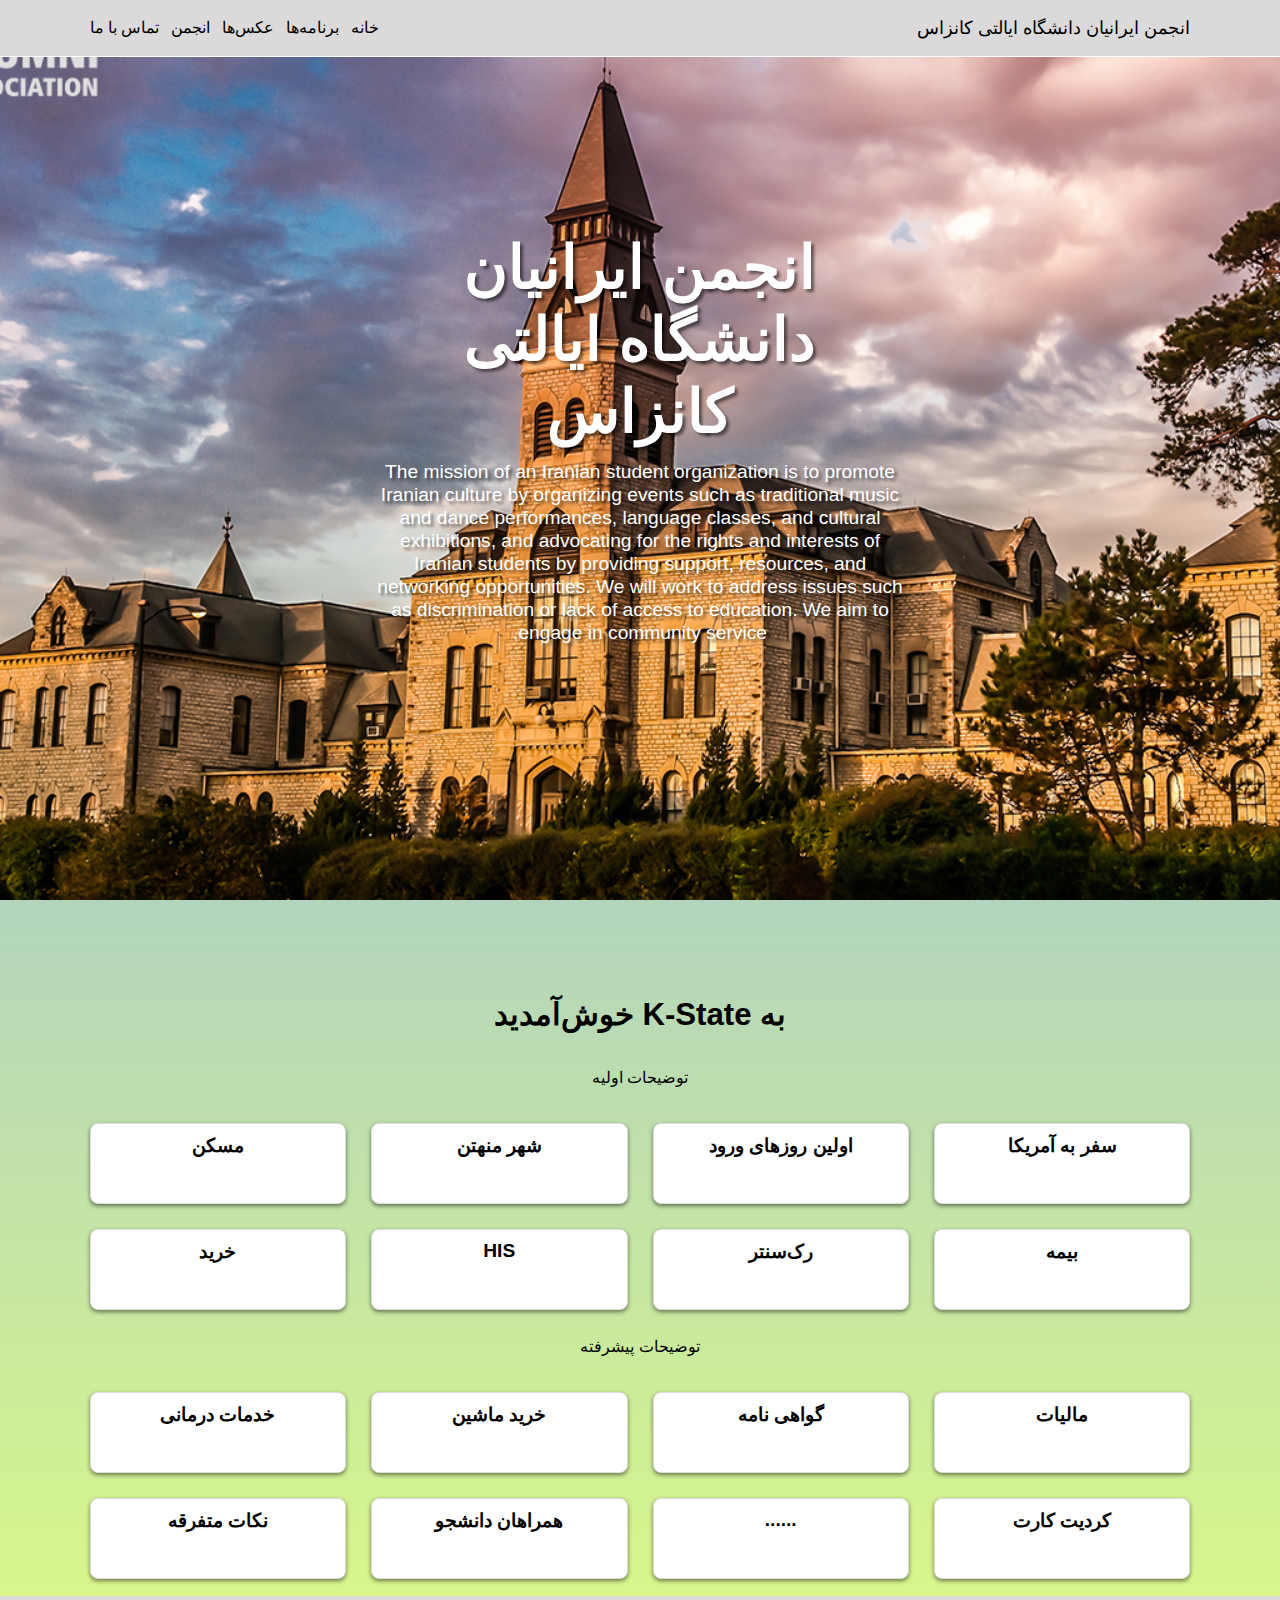
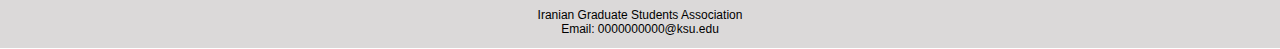
<file: index.html>
<!DOCTYPE html>
<html lang="fa" dir="rtl">
  <head>
    <meta charset="UTF-8" />
    <meta http-equiv="X-UA-Compatible" content="IE=edge" />
    <meta name="viewport" content="width=device-width, initial-scale=1.0" />
    <title>انجمن ایرانیان دانشگاه ایالتی کانزاس</title>

    <!-- Fonts -->
    <link rel="preconnect" href="https://fonts.googleapis.com">
    <link rel="preconnect" href="https://fonts.gstatic.com" crossorigin>
    <link href="https://fonts.googleapis.com/css2?family=Open+Sans:ital,wght@0,300..800;1,300..800&display=swap" rel="stylesheet">

    <!-- My Style -->
    <link rel="stylesheet" href="css/style.css" />
  </head>


  <body>

    <!-- Navbar start -->
    <nav class="navbar">
      <a href="index.html" class="navbar-logo">انجمن ایرانیان دانشگاه ایالتی کانزاس</a>
      <div id="hamburger-menu" class="hamburger-menu">
        &#9776; <!-- Hamburger icon (three horizontal lines) -->
      </div>
      <div class="navbar-nav">
        <a href="index.html">خانه</a>
        <a href="events.html">برنامه‌ها</a>
        <a href="pictures.html">عکس‌ها</a>
        <a href="team.html">انجمن</a>
        <a href="contact_us.html">تماس با ما</a>
      </div>
    </nav>
    <!-- Navbar end -->

    <!-- Home Section start -->
    <section class="hero" id="home">
      <main class="content">
        <h1>انجمن ایرانیان دانشگاه ایالتی کانزاس</h1>
        <p>
          The mission of an Iranian student organization is to promote Iranian culture by organizing events such as traditional music and dance performances, language classes, and cultural exhibitions, and advocating for the rights and interests of Iranian students by providing support, resources, and networking opportunities. We will work to address issues such as discrimination or lack of access to education. We aim to engage in community service.
        </p>
      </main>
    </section>

    <!-- Home Section end -->

    <!-- About Section start -->
    <section id="about" class="about">
      <h2>به K-State خوش‌آمدید</h2>
      <p>
          توضیحات اولیه
      </p>

      <div class="box-container">
        <div class="box"><h3><a href="travel_to_us.html">سفر به آمریکا</a></h3></div>
        <div class="box"><h3><a href="first_days.html">اولین روزهای ورود</a></h3></div>
        <div class="box"><h3><a href="manhattan.html">شهر منهتن</a></h3></div>
        <div class="box"><h3><a href="housing.html">مسکن</a></h3></div>
        <div class="box"><h3><a href="#">بیمه</a></h3></div>
        <div class="box"><h3><a href="#">رک‌سنتر</a></h3></div>
        <div class="box"><h3><a href="#">HIS</a></h3></div>
        <div class="box"><h3><a href="#">خرید</a></h3></div>
      </div>

      <br>
      <br>

      <p>
        توضیحات پیشرفته
      </p>

      <div class="box-container">
        <div class="box"><h3><a href="#">مالیات</a></h3></div>
        <div class="box"><h3><a href="#">گواهی نامه</a></h3></div>
        <div class="box"><h3><a href="#">خرید ماشین</a></h3></div>
        <div class="box"><h3><a href="#">خدمات درمانی</a></h3></div>
        <div class="box"><h3><a href="#">کردیت کارت</a></h3></div>
        <div class="box"><h3><a href="#">......</a></h3></div>
        <div class="box"><h3><a href="#">همراهان دانشجو</a></h3></div>
        <div class="box"><h3><a href="#">نکات متفرقه</a></h3></div>
      </div>

    </section>
    <!-- About Section end -->

    <!-- footer start -->
    <footer class="footer">
      <div class="credit">
        <p>Iranian Graduate Students Association</p>
        <p>Email: 0000000000@ksu.edu</p>
      </div>
    </footer>
    <!-- footer end -->

    <script src="js/script.js"></script>
    <script src="https://ajax.googleapis.com/ajax/libs/jquery/3.2.1/jquery.min.js"></script>
  </body>
</html>
</file>
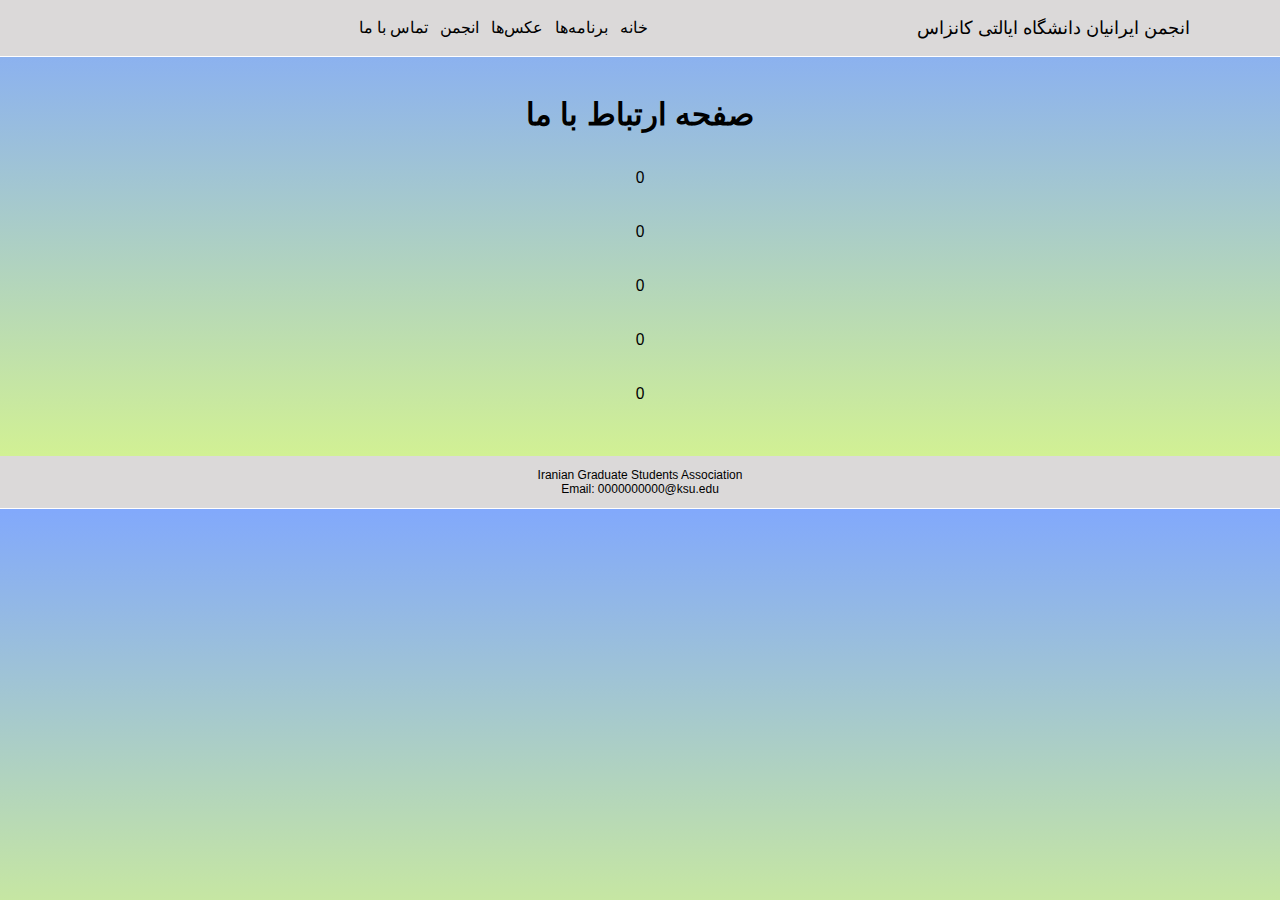
<file: contact_us.html>
<!DOCTYPE html>
<html lang="fa" dir="rtl">
  <head>
    <meta charset="UTF-8" />
    <meta http-equiv="X-UA-Compatible" content="IE=edge" />
    <meta name="viewport" content="width=device-width, initial-scale=1.0" />
    <title>انجمن ایرانیان دانشگاه ایالتی کانزاس</title>

    <!-- Fonts -->
    <link rel="preconnect" href="https://fonts.googleapis.com">
    <link rel="preconnect" href="https://fonts.gstatic.com" crossorigin>
    <link href="https://fonts.googleapis.com/css2?family=Open+Sans:ital,wght@0,300..800;1,300..800&display=swap" rel="stylesheet">

    <!-- My Style -->
    <link rel="stylesheet" href="css/style.css" />
  </head>


  <body>

    <!-- Navbar start -->
    <nav class="navbar">
      <a href="index.html" class="navbar-logo">انجمن ایرانیان دانشگاه ایالتی کانزاس</a>
      <div id="hamburger-menu" class="hamburger-menu">
        &#9776; <!-- Hamburger icon (three horizontal lines) -->
      </div>
      <div class="navbar-nav">
        <a href="index.html">خانه</a>
        <a href="events.html">برنامه‌ها</a>
        <a href="pictures.html">عکس‌ها</a>
        <a href="team.html">انجمن</a>
        <a href="contact_us.html">تماس با ما</a>
      </div>

      <div class="navbar-extra">
        <a href="#" id="hamburger-menu"><i data-feather="menu"></i></a>
      </div>
    </nav>
    <!-- Navbar end -->

    <!-- About Section start -->
    <section id="about" class="about">
      <h2>صفحه ارتباط با ما</h2>
      <p>0</p>
      <p>0</p>
      <p>0</p>
      <p>0</p>
      <p>0</p>
      <p></p>
      <p></p>
      <p></p>
      <p></p>
    </section>
    <!-- About Section end -->

    <!-- footer start -->
    <footer class="footer">
      <div class="credit">
        <p>Iranian Graduate Students Association</p>
        <p>Email: 0000000000@ksu.edu</p>
      </div>
    </footer>
    <!-- footer end -->

    <script src="js/script.js"></script>
    <script src="https://ajax.googleapis.com/ajax/libs/jquery/3.2.1/jquery.min.js"></script>
  </body>
</html>
</file>
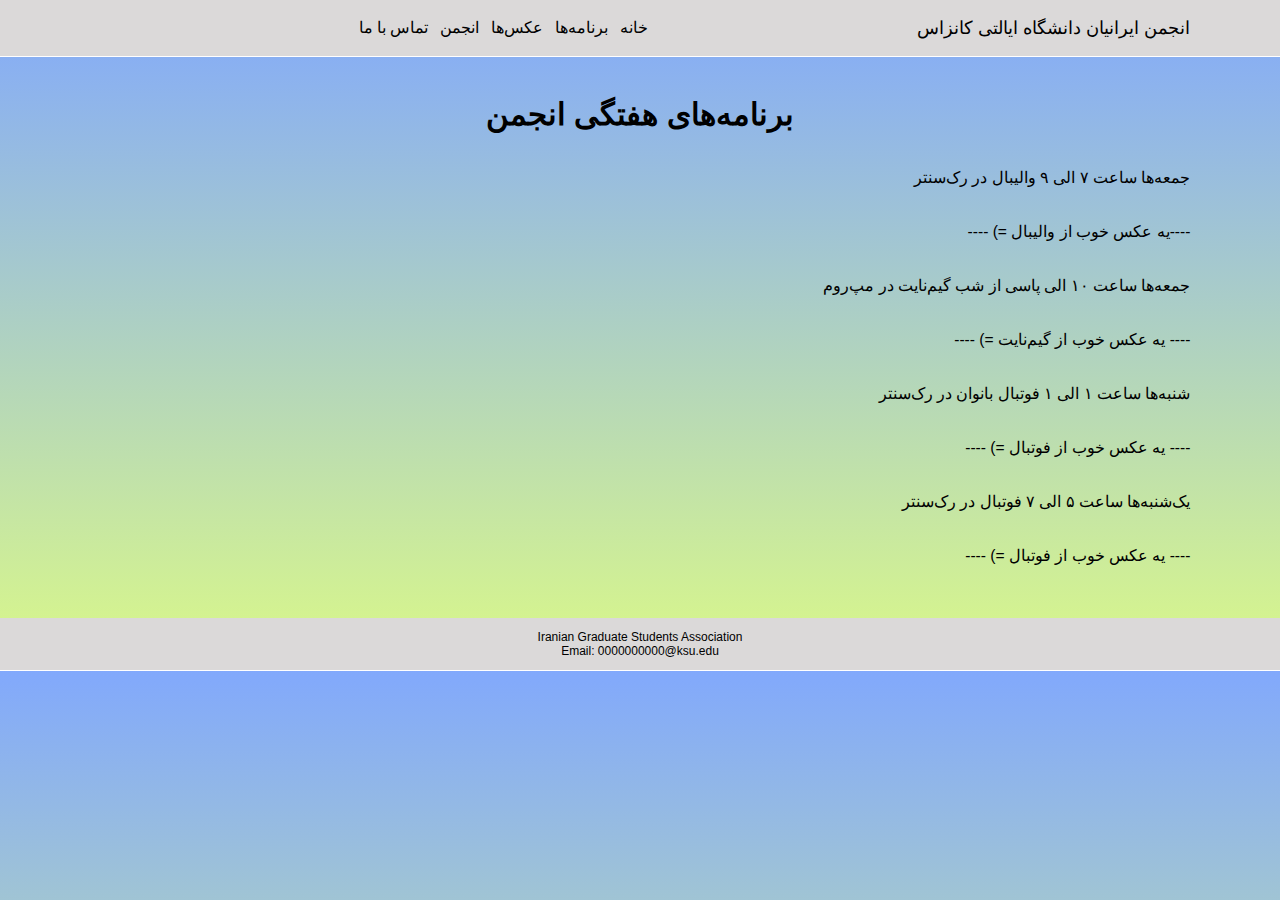
<file: events.html>
<!DOCTYPE html>
<html lang="fa" dir="rtl">
  <head>
    <meta charset="UTF-8" />
    <meta http-equiv="X-UA-Compatible" content="IE=edge" />
    <meta name="viewport" content="width=device-width, initial-scale=1.0" />
    <title>انجمن ایرانیان دانشگاه ایالتی کانزاس</title>

    <!-- Fonts -->
    <link rel="preconnect" href="https://fonts.googleapis.com">
    <link rel="preconnect" href="https://fonts.gstatic.com" crossorigin>
    <link href="https://fonts.googleapis.com/css2?family=Open+Sans:ital,wght@0,300..800;1,300..800&display=swap" rel="stylesheet">

    <!-- My Style -->
    <link rel="stylesheet" href="css/style.css" />
  </head>


  <body>

    <!-- Navbar start -->
    <nav class="navbar">
      <a href="index.html" class="navbar-logo">انجمن ایرانیان دانشگاه ایالتی کانزاس</a>
      <div id="hamburger-menu" class="hamburger-menu">
        &#9776; <!-- Hamburger icon (three horizontal lines) -->
      </div>
      <div class="navbar-nav">
        <a href="index.html">خانه</a>
        <a href="events.html">برنامه‌ها</a>
        <a href="pictures.html">عکس‌ها</a>
        <a href="team.html">انجمن</a>
        <a href="contact_us.html">تماس با ما</a>
      </div>

      <div class="navbar-extra">
        <a href="#" id="hamburger-menu"><i data-feather="menu"></i></a>
      </div>
    </nav>
    <!-- Navbar end -->

    <!-- About Section start -->
    <section id="tozihat" class="tozihat">
      <h2>برنامه‌های هفتگی انجمن</h2>
      <p>جمعه‌ها ساعت ۷ الی ۹ والیبال در رک‌سنتر</p>
      <p>----یه عکس خوب از والیبال =) ----</p>
      <p></p>
      <p>جمعه‌ها ساعت ۱۰ الی پاسی از شب گیم‌نایت در مپ‌روم</p>
      <p>---- یه عکس خوب از گیم‌نایت =) ----</p>
      <p></p>
      <p>شنبه‌ها ساعت ۱ الی ۱ فوتبال بانوان در رک‌سنتر</p>
      <p>---- یه عکس خوب از فوتبال =) ----</p>
      <p></p>
      <p>یک‌شنبه‌ها ساعت ۵ الی ۷ فوتبال در رک‌سنتر</p>
      <p>---- یه عکس خوب از فوتبال =) ----</p>
      <p></p>
    </section>
    <!-- About Section end -->

    <!-- footer start -->
    <footer class="footer">
      <div class="credit">
        <p>Iranian Graduate Students Association</p>
        <p>Email: 0000000000@ksu.edu</p>
      </div>
    </footer>
    <!-- footer end -->

    <script src="js/script.js"></script>
    <script src="https://ajax.googleapis.com/ajax/libs/jquery/3.2.1/jquery.min.js"></script>
  </body>
</html>
</file>
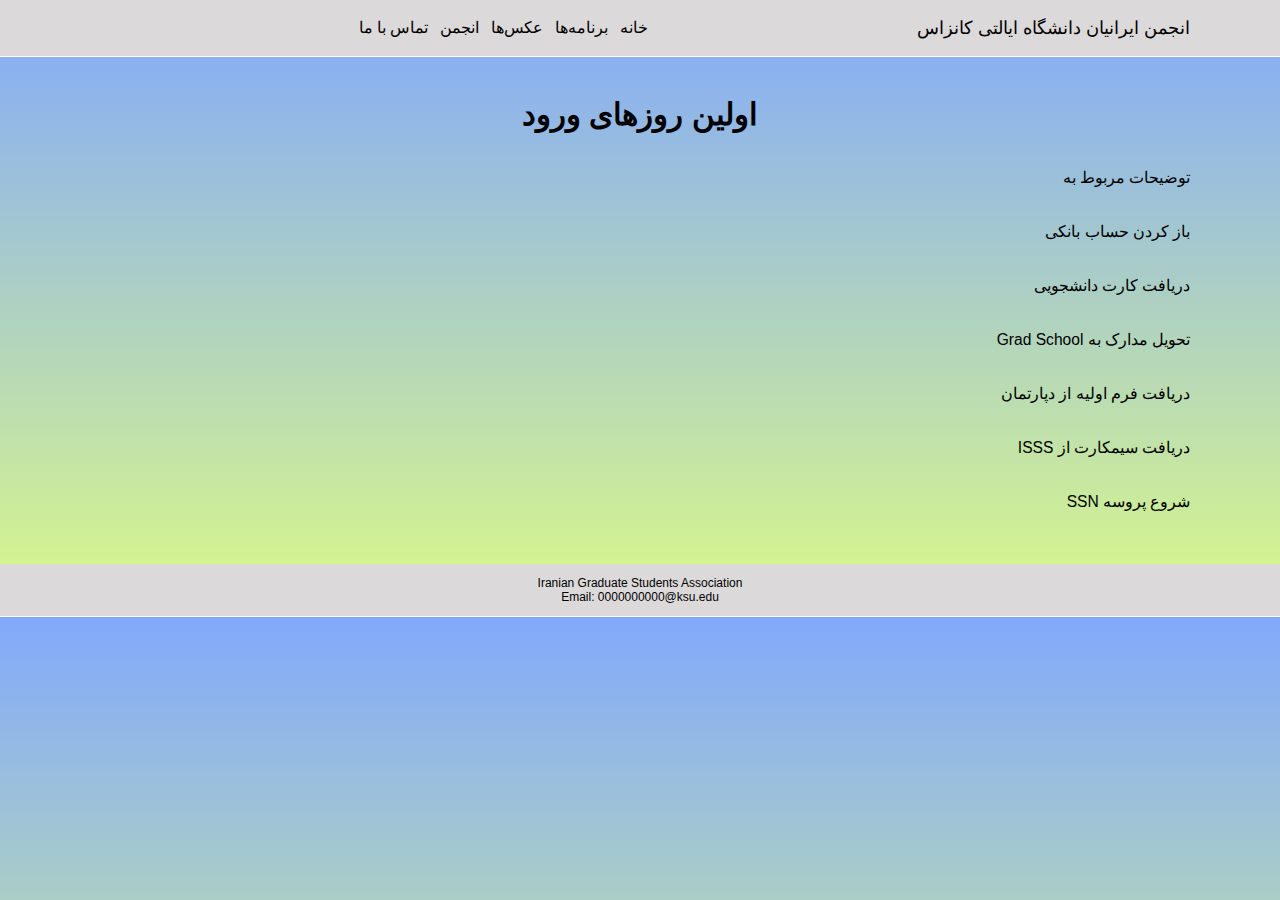
<file: first_days.html>
<!DOCTYPE html>
<html lang="fa" dir="rtl">
  <head>
    <meta charset="UTF-8" />
    <meta http-equiv="X-UA-Compatible" content="IE=edge" />
    <meta name="viewport" content="width=device-width, initial-scale=1.0" />
    <title>انجمن ایرانیان دانشگاه ایالتی کانزاس</title>

    <!-- Fonts -->
    <link rel="preconnect" href="https://fonts.googleapis.com">
    <link rel="preconnect" href="https://fonts.gstatic.com" crossorigin>
    <link href="https://fonts.googleapis.com/css2?family=Open+Sans:ital,wght@0,300..800;1,300..800&display=swap" rel="stylesheet">

    <!-- My Style -->
    <link rel="stylesheet" href="css/style.css" />
  </head>


  <body>

    <!-- Navbar start -->
    <nav class="navbar">
      <a href="index.html" class="navbar-logo">انجمن ایرانیان دانشگاه ایالتی کانزاس</a>
      <div id="hamburger-menu" class="hamburger-menu">
        &#9776; <!-- Hamburger icon (three horizontal lines) -->
      </div>
      <div class="navbar-nav">
        <a href="index.html">خانه</a>
        <a href="events.html">برنامه‌ها</a>
        <a href="pictures.html">عکس‌ها</a>
        <a href="team.html">انجمن</a>
        <a href="contact_us.html">تماس با ما</a>
      </div>

      <div class="navbar-extra">
        <a href="#" id="hamburger-menu"><i data-feather="menu"></i></a>
      </div>
    </nav>
    <!-- Navbar end -->

    <!-- About Section start -->
    <section id="tozihat" class="tozihat">
      <h2>اولین روزهای ورود</h2>
      <p>توضیحات مربوط به</p>
      <p>باز کردن حساب بانکی</p>
      <p>دریافت کارت دانشجویی</p>
      <p>تحویل مدارک به Grad School</p>
      <p>دریافت فرم اولیه از دپارتمان</p>
      <p>دریافت سیمکارت از ISSS</p>
      <p>شروع پروسه SSN</p>
      <p></p>
      <p></p>

    </section>
    <!-- About Section end -->

    <!-- footer start -->
    <footer class="footer">
      <div class="credit">
        <p>Iranian Graduate Students Association</p>
        <p>Email: 0000000000@ksu.edu</p>
      </div>
    </footer>
    <!-- footer end -->

    <script src="js/script.js"></script>
    <script src="https://ajax.googleapis.com/ajax/libs/jquery/3.2.1/jquery.min.js"></script>
  </body>
</html>
</file>
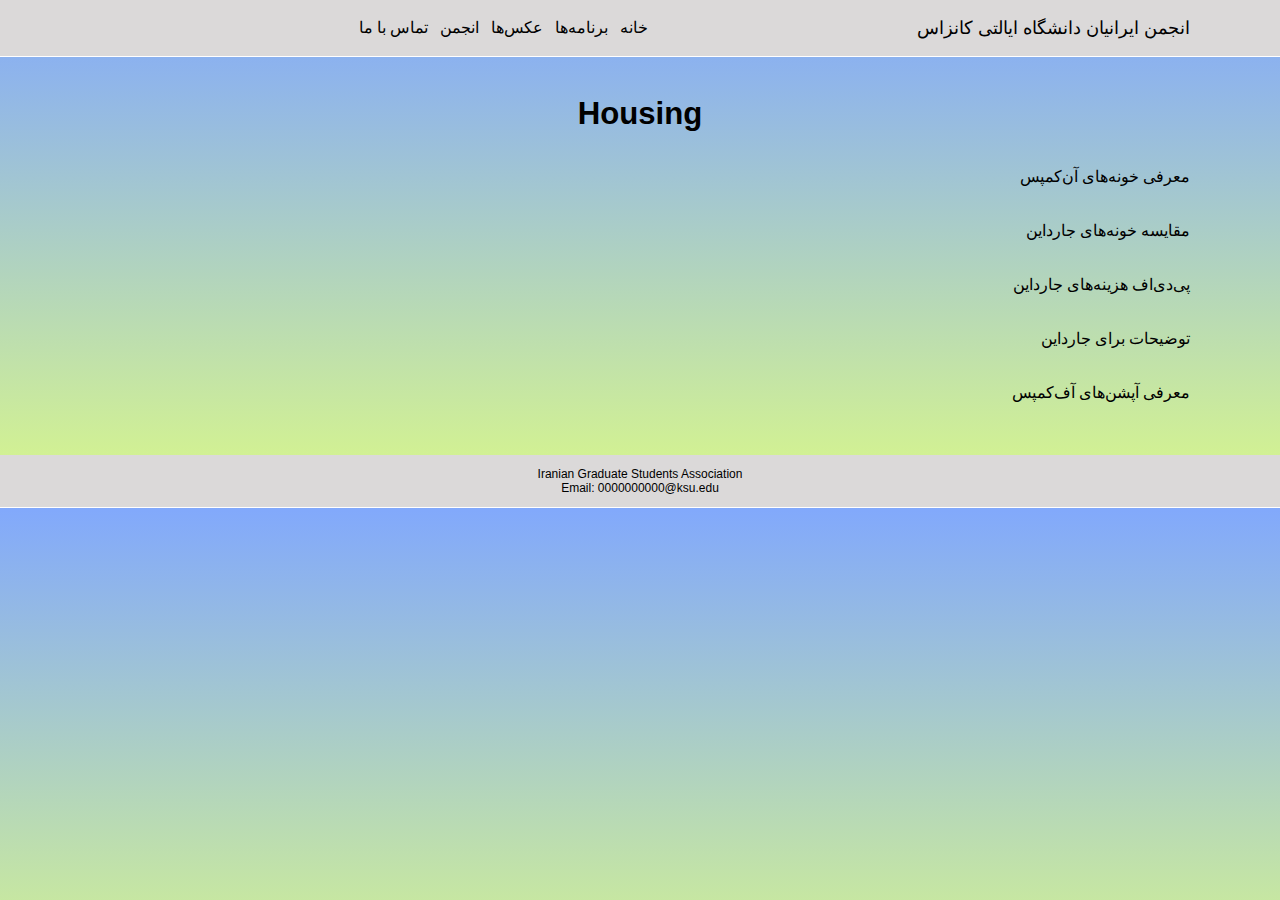
<file: housing.html>
<!DOCTYPE html>
<html lang="fa" dir="rtl">
  <head>
    <meta charset="UTF-8" />
    <meta http-equiv="X-UA-Compatible" content="IE=edge" />
    <meta name="viewport" content="width=device-width, initial-scale=1.0" />
    <title>انجمن ایرانیان دانشگاه ایالتی کانزاس</title>

    <!-- Fonts -->
    <link rel="preconnect" href="https://fonts.googleapis.com">
    <link rel="preconnect" href="https://fonts.gstatic.com" crossorigin>
    <link href="https://fonts.googleapis.com/css2?family=Open+Sans:ital,wght@0,300..800;1,300..800&display=swap" rel="stylesheet">

    <!-- My Style -->
    <link rel="stylesheet" href="css/style.css" />
  </head>


  <body>

    <!-- Navbar start -->
    <nav class="navbar">
      <a href="index.html" class="navbar-logo">انجمن ایرانیان دانشگاه ایالتی کانزاس</a>
      <div id="hamburger-menu" class="hamburger-menu">
        &#9776; <!-- Hamburger icon (three horizontal lines) -->
      </div>
      <div class="navbar-nav">
        <a href="index.html">خانه</a>
        <a href="events.html">برنامه‌ها</a>
        <a href="pictures.html">عکس‌ها</a>
        <a href="team.html">انجمن</a>
        <a href="contact_us.html">تماس با ما</a>
      </div>

      <div class="navbar-extra">
        <a href="#" id="hamburger-menu"><i data-feather="menu"></i></a>
      </div>
    </nav>
    <!-- Navbar end -->

    <!-- About Section start -->
    <section id="tozihat" class="tozihat">
      <h2>Housing</h2>
      <p>معرفی  خونه‌های آن‌کمپس</p>
      <p>مقایسه خونه‌های جارداین</p>
      <p>پی‌دی‌اف هزینه‌های جارداین</p>
      <p>توضیحات برای جارداین</p>
      <p>معرفی آپشن‌های آف‌کمپس</p>
      <p></p>
      <p></p>

    </section>
    <!-- About Section end -->

    <!-- footer start -->
    <footer class="footer">
      <div class="credit">
        <p>Iranian Graduate Students Association</p>
        <p>Email: 0000000000@ksu.edu</p>
      </div>
    </footer>
    <!-- footer end -->

    <script src="js/script.js"></script>
    <script src="https://ajax.googleapis.com/ajax/libs/jquery/3.2.1/jquery.min.js"></script>
  </body>
</html>
</file>
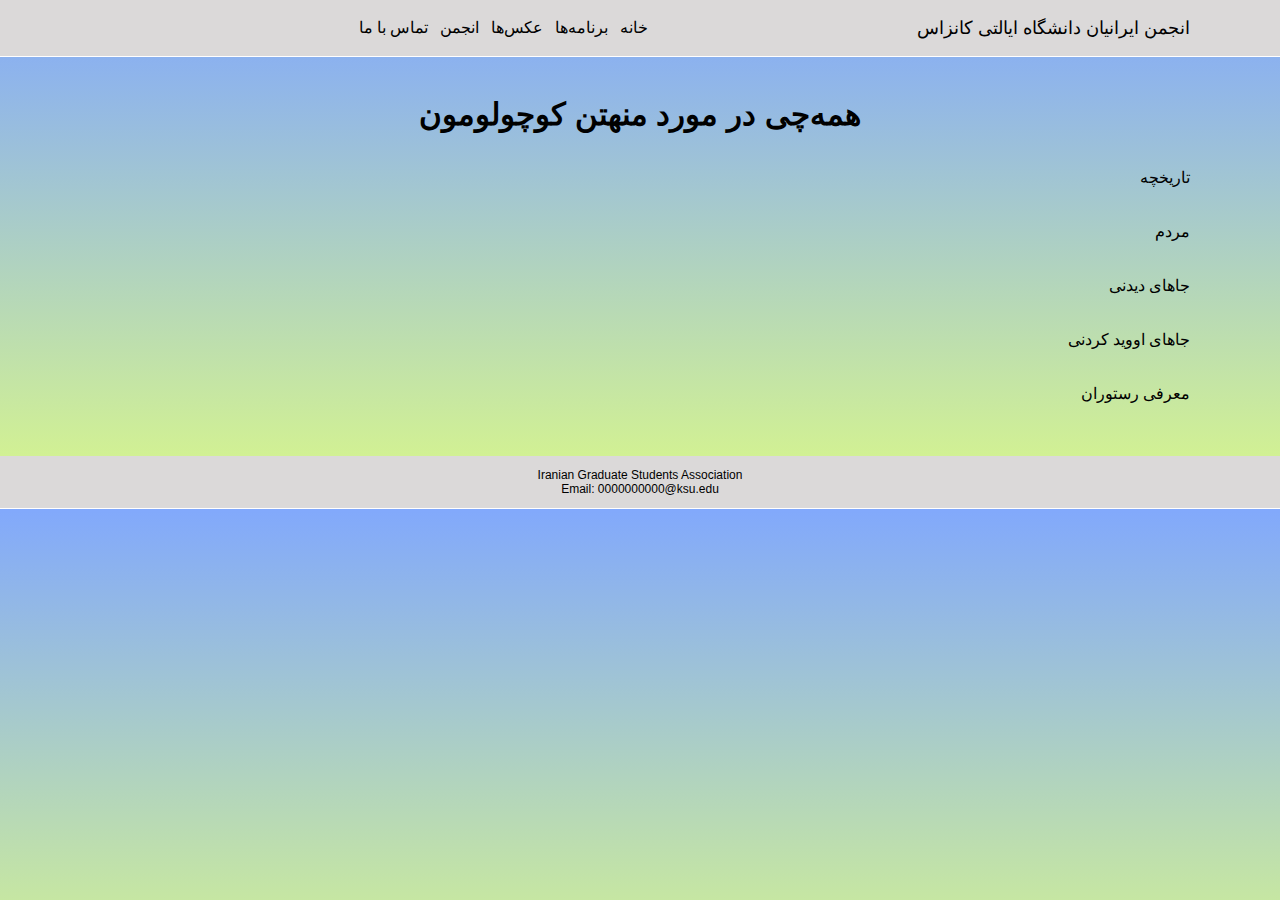
<file: manhattan.html>
<!DOCTYPE html>
<html lang="fa" dir="rtl">
  <head>
    <meta charset="UTF-8" />
    <meta http-equiv="X-UA-Compatible" content="IE=edge" />
    <meta name="viewport" content="width=device-width, initial-scale=1.0" />
    <title>انجمن ایرانیان دانشگاه ایالتی کانزاس</title>

    <!-- Fonts -->
    <link rel="preconnect" href="https://fonts.googleapis.com">
    <link rel="preconnect" href="https://fonts.gstatic.com" crossorigin>
    <link href="https://fonts.googleapis.com/css2?family=Open+Sans:ital,wght@0,300..800;1,300..800&display=swap" rel="stylesheet">

    <!-- My Style -->
    <link rel="stylesheet" href="css/style.css" />
  </head>


  <body>

    <!-- Navbar start -->
    <nav class="navbar">
      <a href="index.html" class="navbar-logo">انجمن ایرانیان دانشگاه ایالتی کانزاس</a>
      <div id="hamburger-menu" class="hamburger-menu">
        &#9776; <!-- Hamburger icon (three horizontal lines) -->
      </div>
      <div class="navbar-nav">
        <a href="index.html">خانه</a>
        <a href="events.html">برنامه‌ها</a>
        <a href="pictures.html">عکس‌ها</a>
        <a href="team.html">انجمن</a>
        <a href="contact_us.html">تماس با ما</a>
      </div>

      <div class="navbar-extra">
        <a href="#" id="hamburger-menu"><i data-feather="menu"></i></a>
      </div>
    </nav>
    <!-- Navbar end -->

    <!-- About Section start -->
    <section id="tozihat" class="tozihat">
      <h2>همه‌چی در مورد منهتن کوچولومون</h2>
      <p>تاریخچه</p>
      <p>مردم</p>
      <p>جاهای دیدنی</p>
      <p>جاهای اووید کردنی</p>
      <p>معرفی رستوران</p>
      <p></p>
      <p></p>

    </section>
    <!-- About Section end -->

    <!-- footer start -->
    <footer class="footer">
      <div class="credit">
        <p>Iranian Graduate Students Association</p>
        <p>Email: 0000000000@ksu.edu</p>
      </div>
    </footer>
    <!-- footer end -->

    <script src="js/script.js"></script>
    <script src="https://ajax.googleapis.com/ajax/libs/jquery/3.2.1/jquery.min.js"></script>
  </body>
</html>
</file>
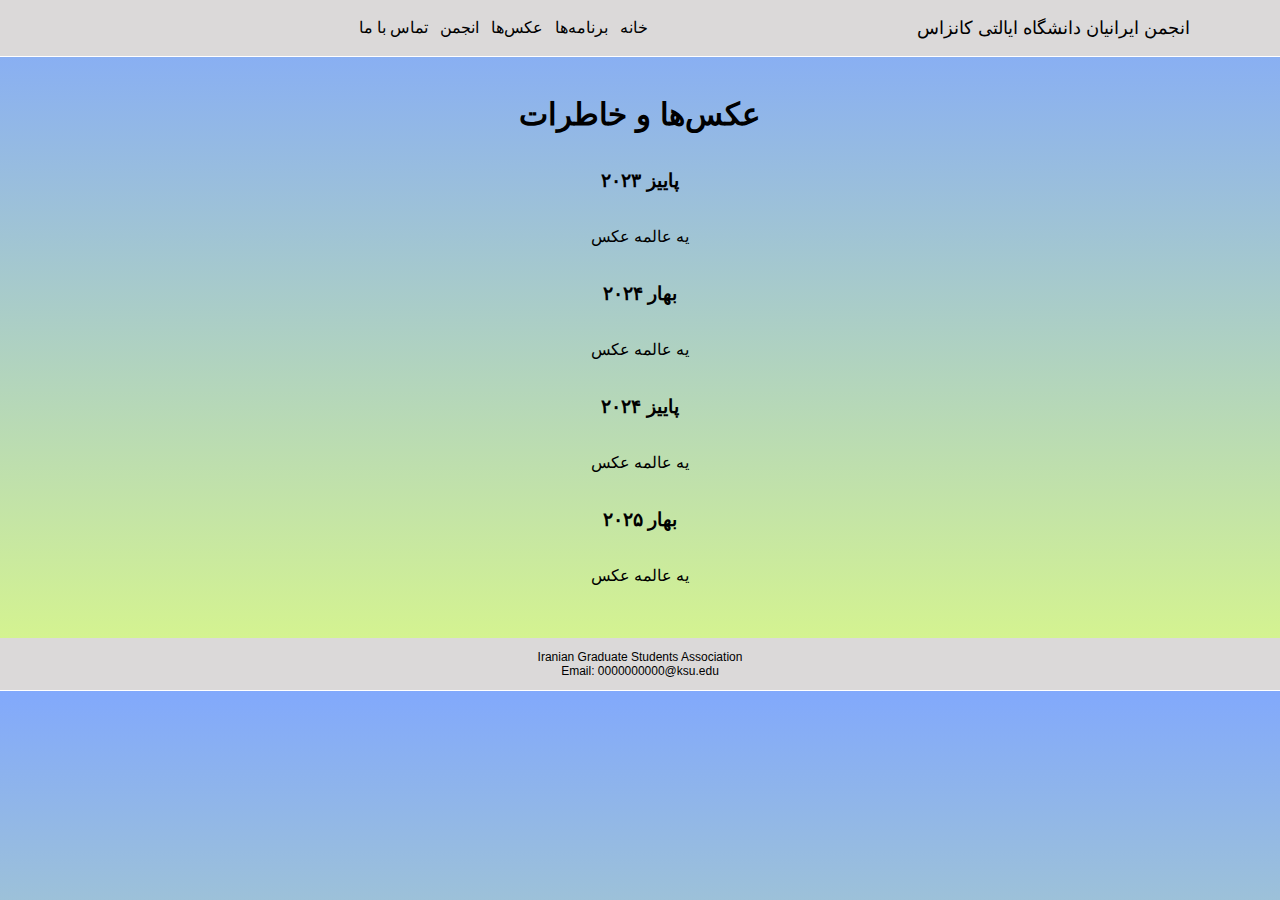
<file: pictures.html>
<!DOCTYPE html>
<html lang="fa" dir="rtl">
  <head>
    <meta charset="UTF-8" />
    <meta http-equiv="X-UA-Compatible" content="IE=edge" />
    <meta name="viewport" content="width=device-width, initial-scale=1.0" />
    <title>انجمن ایرانیان دانشگاه ایالتی کانزاس</title>

    <!-- Fonts -->
    <link rel="preconnect" href="https://fonts.googleapis.com">
    <link rel="preconnect" href="https://fonts.gstatic.com" crossorigin>
    <link href="https://fonts.googleapis.com/css2?family=Open+Sans:ital,wght@0,300..800;1,300..800&display=swap" rel="stylesheet">

    <!-- My Style -->
    <link rel="stylesheet" href="css/style.css" />
  </head>


  <body>

    <!-- Navbar start -->
    <nav class="navbar">
      <a href="index.html" class="navbar-logo">انجمن ایرانیان دانشگاه ایالتی کانزاس</a>
      <div id="hamburger-menu" class="hamburger-menu">
        &#9776; <!-- Hamburger icon (three horizontal lines) -->
      </div>
      <div class="navbar-nav">
        <a href="index.html">خانه</a>
        <a href="events.html">برنامه‌ها</a>
        <a href="pictures.html">عکس‌ها</a>
        <a href="team.html">انجمن</a>
        <a href="contact_us.html">تماس با ما</a>
      </div>

      <div class="navbar-extra">
        <a href="#" id="hamburger-menu"><i data-feather="menu"></i></a>
      </div>
    </nav>
    <!-- Navbar end -->

    <!-- About Section start -->
    <section id="about" class="about">
      <h2>عکس‌ها و خاطرات</h2>
      <p></p>
      <h3>پاییز ۲۰۲۳</h3>
      <p>یه عالمه عکس</p>
      <p></p>
      <h3>بهار ۲۰۲۴</h3>
      <p>یه عالمه عکس</p>
      <p></p>
      <h3>پاییز ۲۰۲۴</h3>
      <p>یه عالمه عکس</p>
      <p></p>
      <h3>بهار ۲۰۲۵</h3>
      <p>یه عالمه عکس</p>
      <p></p>
    </section>
    <!-- About Section end -->

    <!-- footer start -->
    <footer class="footer">
      <div class="credit">
        <p>Iranian Graduate Students Association</p>
        <p>Email: 0000000000@ksu.edu</p>
      </div>
    </footer>
    <!-- footer end -->

    <script src="js/script.js"></script>
    <script src="https://ajax.googleapis.com/ajax/libs/jquery/3.2.1/jquery.min.js"></script>
  </body>
</html>
</file>
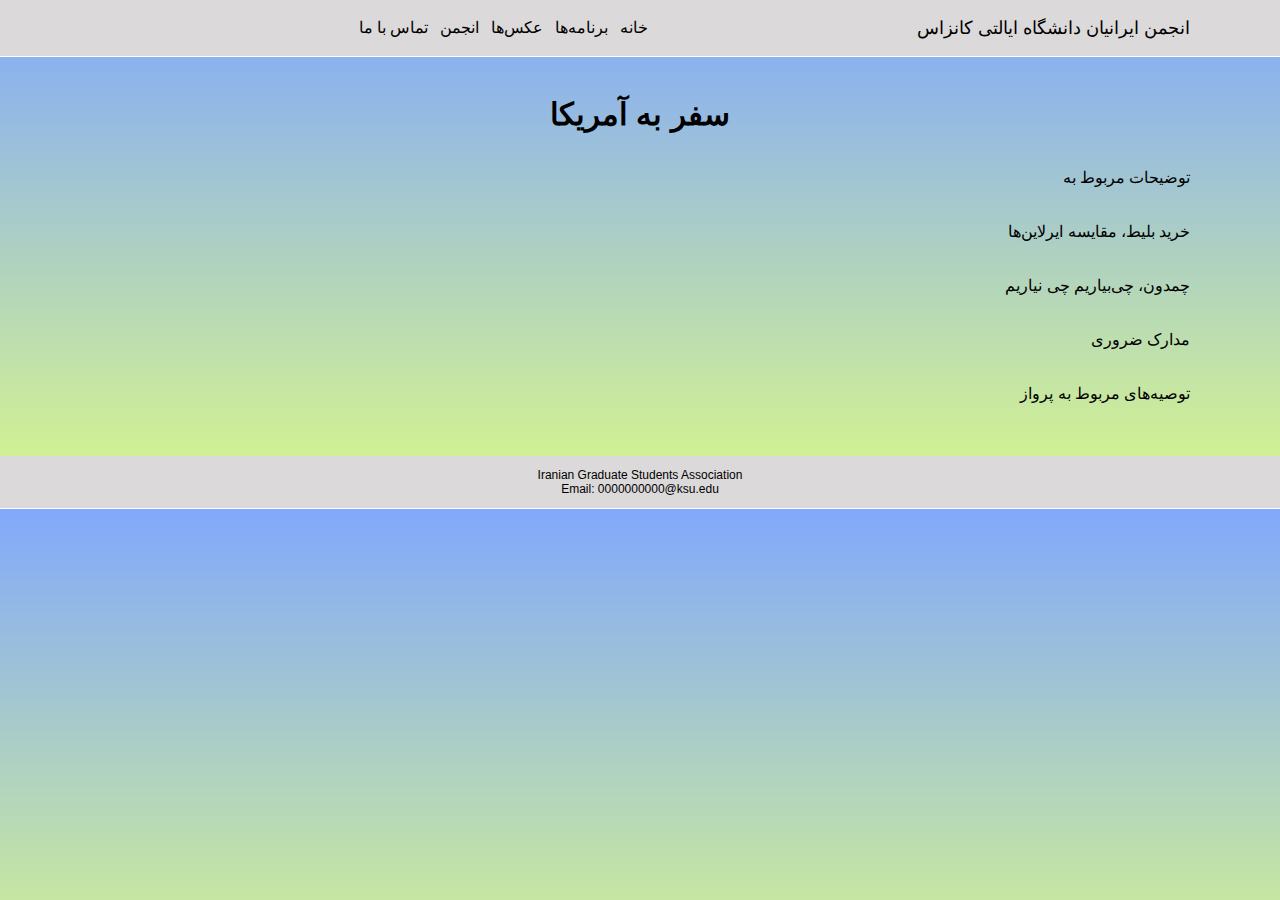
<file: travel_to_us.html>
<!DOCTYPE html>
<html lang="fa" dir="rtl">
  <head>
    <meta charset="UTF-8" />
    <meta http-equiv="X-UA-Compatible" content="IE=edge" />
    <meta name="viewport" content="width=device-width, initial-scale=1.0" />
    <title>انجمن ایرانیان دانشگاه ایالتی کانزاس</title>

    <!-- Fonts -->
    <link rel="preconnect" href="https://fonts.googleapis.com">
    <link rel="preconnect" href="https://fonts.gstatic.com" crossorigin>
    <link href="https://fonts.googleapis.com/css2?family=Open+Sans:ital,wght@0,300..800;1,300..800&display=swap" rel="stylesheet">

    <!-- My Style -->
    <link rel="stylesheet" href="css/style.css" />
  </head>


  <body>

    <!-- Navbar start -->
    <nav class="navbar">
      <a href="index.html" class="navbar-logo">انجمن ایرانیان دانشگاه ایالتی کانزاس</a>
      <div id="hamburger-menu" class="hamburger-menu">
        &#9776; <!-- Hamburger icon (three horizontal lines) -->
      </div>
      <div class="navbar-nav">
        <a href="index.html">خانه</a>
        <a href="events.html">برنامه‌ها</a>
        <a href="pictures.html">عکس‌ها</a>
        <a href="team.html">انجمن</a>
        <a href="contact_us.html">تماس با ما</a>
      </div>

      <div class="navbar-extra">
        <a href="#" id="hamburger-menu"><i data-feather="menu"></i></a>
      </div>
    </nav>
    <!-- Navbar end -->

    <!-- About Section start -->
    <section id="tozihat" class="tozihat">
      <h2>سفر به آمریکا</h2>
      <p>توضیحات مربوط به</p>
      <p>خرید بلیط، مقایسه ایرلاین‌ها</p>
      <p>چمدون، چی‌بیاریم چی نیاریم</p>
      <p>مدارک ضروری</p>
      <p>توصیه‌های مربوط به پرواز</p>
      <p></p>
      <p></p>

    </section>
    <!-- About Section end -->

    <!-- footer start -->
    <footer class="footer">
      <div class="credit">
        <p>Iranian Graduate Students Association</p>
        <p>Email: 0000000000@ksu.edu</p>
      </div>
    </footer>
    <!-- footer end -->

    <script src="js/script.js"></script>
    <script src="https://ajax.googleapis.com/ajax/libs/jquery/3.2.1/jquery.min.js"></script>
  </body>
</html>
</file>
<file: css/style.css>
:root {
  --primary: #7f867f;
  /* --bg: #af9999; */
  background-image: linear-gradient(
    rgba(5, 83, 249, 0.5),
    rgba(183, 243, 17, 0.5)
  );
  /* --bg: linear-gradient(rgba(0, 0, 0, 0.5), rgba(0, 0, 0, 0.5)), url(""); */
}

* {
  margin: 0;
  padding: 0;
  box-sizing: border-box;
  outline: none;
  border: none;
  text-decoration: none;
}

html {
  scroll-behavior: smooth;
}

body {
  font-family: "Poppins", sans-serif;
  background-color: var(--bg);
  color: black;
  /* min-height: 3000px; */
}

/* Navbar */
.navbar {
  display: flex;
  justify-content: space-between;
  align-items: center;
  padding: 1.4rem 7%;
  background-color: rgb(219, 217, 217);
  border-bottom: 1px solid #ffffff;
  position: fixed;
  top: 0;
  left: 0;
  right: 0;
  z-index: 9999;
}

/* Navbar Logo */
.navbar .navbar-logo {
  font-size: 1.5rem;
  font-weight: 500;
  color: black;
}

/* Navbar Links */
.navbar .navbar-nav {
  display: flex;
  gap: 1rem;
}

.navbar .navbar-nav a {
  color: black;
  font-size: 1.3rem;
  text-decoration: none;
}

.navbar .navbar-nav a:hover {
  color: var(--primary);
}

/* Hamburger Menu */
#hamburger-menu {
  display: none;
  font-size: 1.8rem;
  cursor: pointer;
}

/* Mobile Menu (hidden by default) */
.navbar-nav {
  display: flex;
  gap: 1rem;
}

/* Media Query for Mobile Devices */
@media (max-width: 768px) {
  .navbar-nav {
    display: none;
    flex-direction: column;
    width: 100%;
    position: absolute;
    top: 60px; /* Adjust based on navbar height */
    left: 0;
    background-color: rgb(219, 217, 217);
  }

  .navbar-nav.active {
    display: flex;
  }

  #hamburger-menu {
    display: block;
  }
}


/* Hero Section */
.hero {
  min-height: 100vh;
  display: flex;
  align-items: center;

  background-image: url("../img/home.jpeg");
  background-repeat: no-repeat;
  background-size: cover;
  background-position: center;
  position: relative;
}

.hero::after {
  content: "";
  display: block;
  position: absolute;
  width: 100%;
  height: 30%;
  bottom: 0;

}

.hero .content {
  padding: 1.4rem 7%;
  max-width: 60rem;
  text-align: center;
  margin: auto;
}

.hero .content h1 {
  font-size: 5em;
  color: #fff;
  text-shadow: 3px 3px 3px rgba(1, 1, 3, 0.5);
  line-height: 1.2;
}

.hero .content p {
  font-size: 1.6rem;
  margin-top: 1rem;
  /* font-weight: 100; */
  color: #fff;
  text-shadow: 3px 3px 3px rgba(1, 1, 3, 0.5);
  line-height: 1.2;
  margin-bottom: 2rem;
}

.hero .content .cta {
  margin-top: 1rem;
  display: inline-block;
  padding: 1rem 3rem;
  font-size: 1.4rem;
  color: #fff;
  background-color: rgb(28, 127, 94);
  border-radius: 0.5rem;
  box-shadow: 1px 1px 3px rgba(1, 1, 3, 0.5);
}

/* About Section */
.about,
.contact {
  padding: 8rem 7% 1.4rem;
}

.about h2,
.contact h2 {
  text-align: center;
  font-size: 2.6rem;
  margin-bottom: 3rem;
}

.about h3{
  text-align: center;
  font-size: 1.6rem;
  margin-bottom: 3rem;
}

.about p{
  font-size: 1.3rem;
  text-align: center;
  margin-bottom: 3rem;
}

/* About Section */
.tozihat,
.contact {
  padding: 8rem 7% 1.4rem;
}

.tozihat h2,
.contact h2 {
  text-align: center;
  font-size: 2.6rem;
  margin-bottom: 3rem;
}

.tozihat p{
  font-size: 1.3rem;
  text-align: right;
  margin-bottom: 3rem;
}



/* About Section */
.abit {
  padding: 2rem 7% 1.4rem;
}

.abit p {
  font-size: 1.3rem;
  margin-bottom: 3rem;
}

.contact h2 {
  margin-bottom: 1rem;
}

/* margin-bottom: 0.8rem;
font-size: 1.4rem;
font-weight: 100;
line-height: 1.6; */

.contact p {
  text-align: center;
  max-width: 30rem;
  margin: auto;
  font-weight: 100;
  line-height: 1.6;
  font-size: 1.3rem;
}


/* About Section */
.about,
.contact {
  padding: 8rem 7% 1.4rem;
}

.about h2,
.contact h2 {
  text-align: center;
  font-size: 2.6rem;
  margin-bottom: 3rem;
}

/* COntact Section */
.contact .row {
  display: flex;
  margin-top: 2rem;
  background-color: hsl(120, 18%, 97%);
  /* flex-wrap: wrap; */
}

.contact .row .map {
  flex: 1 1 45rem;
  width: 100%;
  object-fit: cover;
}

.contact .row form {
  flex: 1 1 45rem;
  padding: 5rem 2rem;
  text-align: center;
}

/* Footer */
footer {
  /* background-color: hsl(120, 3%, 92%); */
  background-color: rgb(219, 217, 217);
  border-bottom: 1px solid #ffffff;
  text-align: center;
  padding: 1rem 0 1rem;
  margin-top: 0rem;
}

footer .socials {
  padding: 1rem 0;
}

footer .socials a {
  color: black;
  margin: 1rem;
}

footer .socials a:hover,
footer .link a:hover {
  color: white;
}

footer .link {
  margin-bottom: 1rem;
}

footer .link a {
  color: black;
  padding: 0.7rem 1rem;
}

footer .credit {
  font-size: 1rem;
}

footer .credit a {
  color: black;
  font-weight: bold;
}

/* Media Queries */

/* Laptop */
@media (max-width: 1366px) {
  html {
    font-size: 75%;
  }
}

/* Tablet */
@media (max-width: 768px) {
  html {
    font-size: 62.5%;
  }

  #hamburger-menu {
    display: inline-block;
  }

  .navbar .navbar-nav {
    position: absolute;
    top: 100%;
    right: -100%;
    background-color: #f8f8f8;
    width: 30rem;
    height: 100vh;
    transition: 0.3s;
  }

  .navbar .navbar-nav.active {
    right: 0;
  }

  .navbar .navbar-nav a {
    color: black;
    display: block;
    margin: 1.5rem;
    padding: 0.5rem;
    font-size: 2rem;
  }

  /* kobout */
  .kobout .row {
    flex-wrap: wrap;
  }

  .kobout .row .kobout-img img {
    height: 24rem;
    object-fit: cover;
    object-position: center;
  }

  .kobout .row .content {
    padding: 0;
  }

  .kobout .row .content h3 {
    margin-top: 1rem;
    font-size: 2rem;
  }

  .kobout .row .content p {
    font-size: 1.6rem;
  }

  .kobout .row2 {
    flex-wrap: wrap;
  }

  .kobout .row2 .kobout-img2 img {
    background-color: aqua;
    height: 24rem;
    object-fit: cover;
    object-position: center;
  }

  .kobout .row2 .content2 {
    padding: 0;
    margin-bottom: 2rem;
  }

  .kobout .row2 .content2 h3 {
    margin-top: 1rem;
    font-size: 2rem;
  }

  .ibout .row2 .content2 p {
    font-size: 1.6rem;
  }
  /* end kobout */

  .ibout .row {
    flex-wrap: wrap;
  }

  .ibout .row .ibout-img img {
    height: 24rem;
    object-fit: cover;
    object-position: center;
  }

  .ibout .row .content {
    padding: 0;
  }

  .ibout .row .content h3 {
    margin-top: 1rem;
    font-size: 2rem;
  }

  .ibout .row .content p {
    font-size: 1.6rem;
  }

  .ibout .row2 {
    flex-wrap: wrap;
  }

  .ibout .row2 .ibout-img2 img {
    height: 24rem;
    object-fit: cover;
    object-position: center;
  }

  .ibout .row2 .content2 {
    padding: 0;
    margin-bottom: 2rem;
  }

  .ibout .row2 .content2 h3 {
    margin-top: 1rem;
    font-size: 2rem;
  }

  .ibout .row2 .content2 p {
    font-size: 1.6rem;
  }

  /* ibout2 */
  .ibout2 .row {
    flex-wrap: wrap;
  }

  .ibout2 .row .ibout2-img img {
    height: 24rem;
    object-fit: cover;
    object-position: center;
  }

  .ibout2 .row .content {
    padding: 0;
  }

  .ibout2 .row .content h3 {
    margin-top: 1rem;
    font-size: 2rem;
  }

  .ibout2 .row .content p {
    font-size: 1.6rem;
  }

  .ibout2 .row2 {
    flex-wrap: wrap;
  }

  .ibout2 .row2 .ibout-img2 img {
    /* height: 24rem; */
    /* width: 100px; */
    object-fit: cover;
    /* object-position: center; */
  }

  .ibout2 .row2 .content2 {
    padding: 0;
    margin-bottom: 2rem;
  }

  .ibout2 .row2 .content2 h3 {
    margin-top: 1rem;
    font-size: 2rem;
  }

  .ibout2 .row2 .content2 p {
    font-size: 1.6rem;
  }
  /* end ibout2 */
  .video .row {
    flex-wrap: wrap;
  }

  .video .row .video-img video {
    height: 24rem;
    object-fit: cover;
    object-position: center;
  }

  .video .row .content {
    padding: 0;
  }

  .video .row .content h3 {
    margin-top: 1rem;
    font-size: 2rem;
    padding-left: 1rem;
  }

  .video .row .content p {
    font-size: 1.6rem;
    margin-left: 1rem;
    margin-right: 1rem;
    margin-bottom: 1rem;
  }
}

.footer{
  background-color: rgb(219, 217, 217);
}

/* Mobile Phone */
@media (max-width: 450px) {
  html {
    font-size: 55%;
  }
}




/* Arash */
.box-container {
  display: flex;
  flex-wrap: wrap;
  gap: 25px;
}

.box {
  background-color: #ffffff;
  border: 1px solid #ddd;
  border-radius: 8px;
  padding: 10px;
  flex: 1 1 calc(20%);
  box-shadow: 0 2px 4px rgba(0, 0, 0, 0.5);
  text-align: center;
}

.box h3 {
  margin-top: 0;
}

.box a {
  color: #000;
  text-decoration: none;
  font-weight: bold;
}

.box a:hover {
  text-decoration: underline;
}


/* Container for the member images */
.members-container {
  display: flex;
  flex-wrap: wrap;
  gap: 20px;
  justify-content: center;
}

/* Individual member box */
.member {
  text-align: center;
  width: calc(25% - 20px); /* 4 images per line, adjust for gap */
}

/* Circle images */
.member-img {
  width: 100px; /* Adjust size as needed */
  height: 100px; /* Ensure height equals width for a perfect circle */
  border-radius: 50%;
  object-fit: cover;
  border: 2px solid #ddd; /* Optional border */
}

/* Member names */
.member p {
  margin-top: 10px;
  font-size: 16px;
  color: #333;
}
</file>
